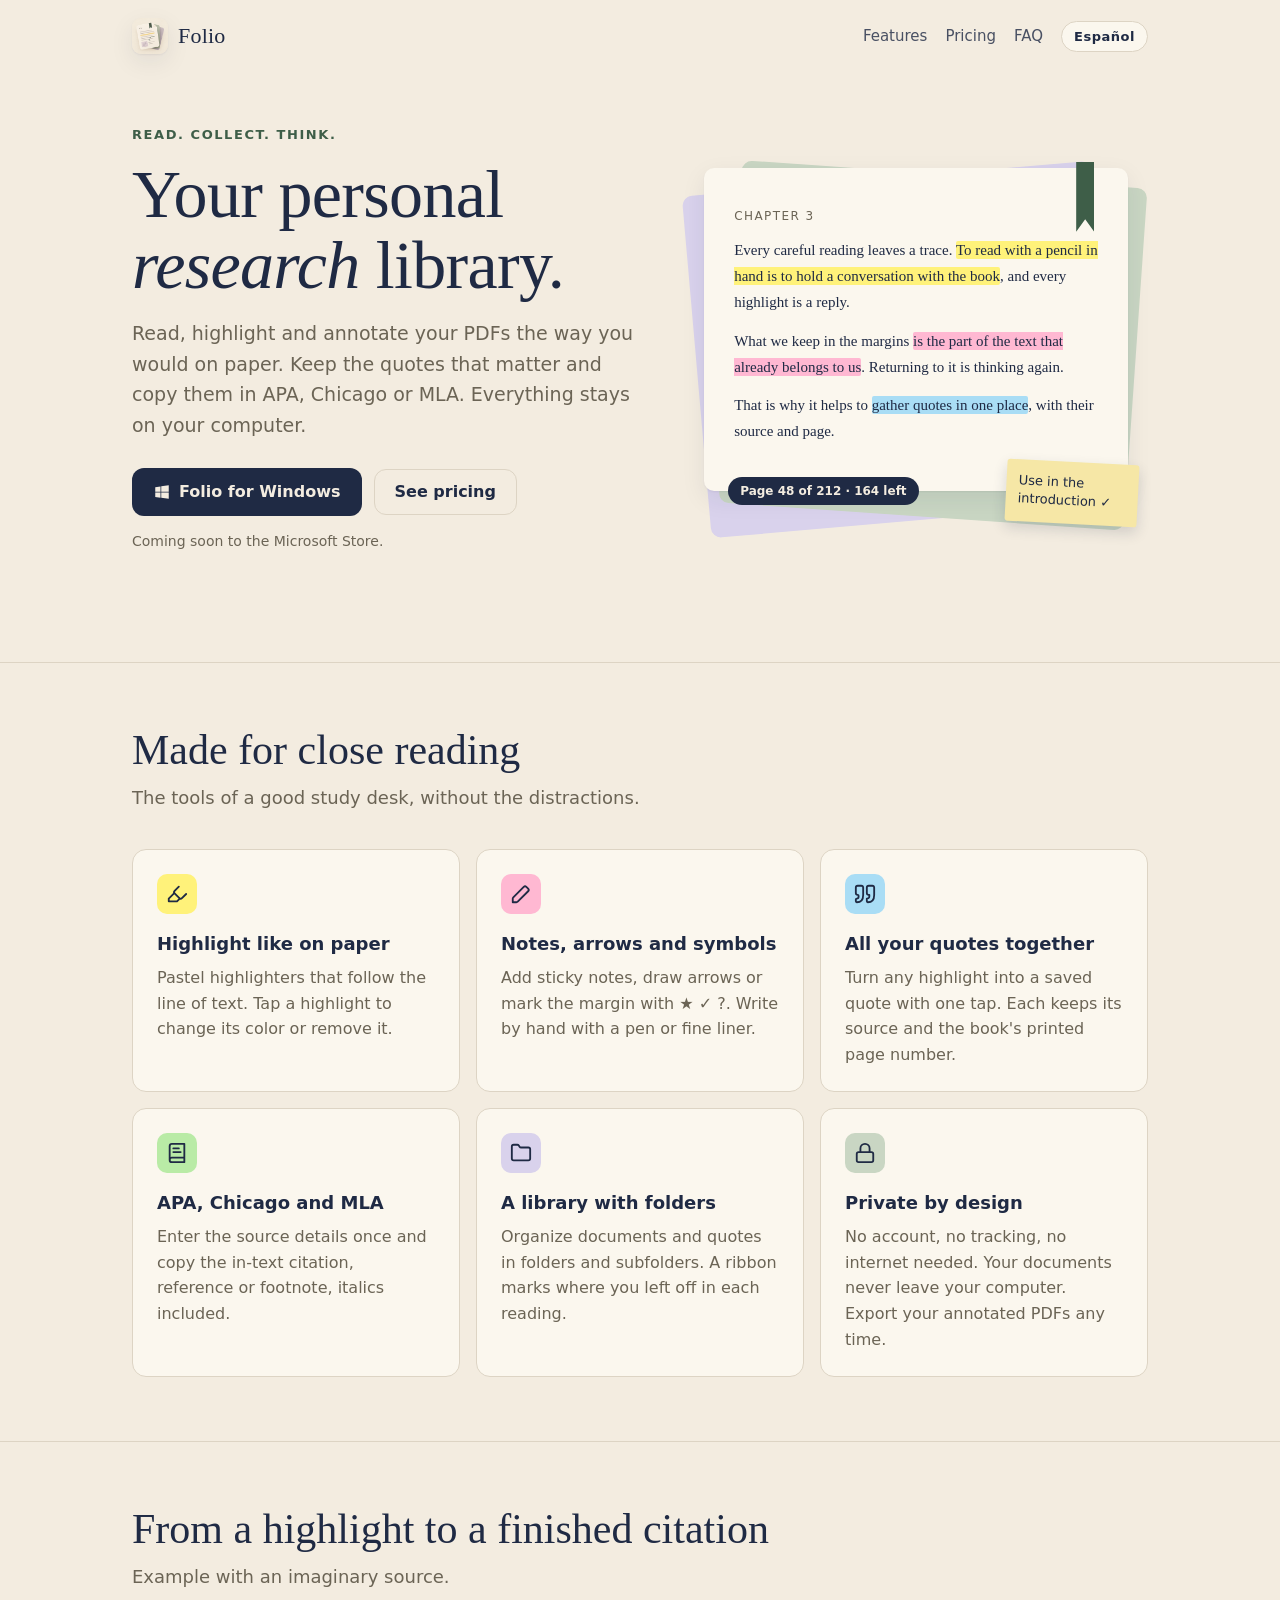
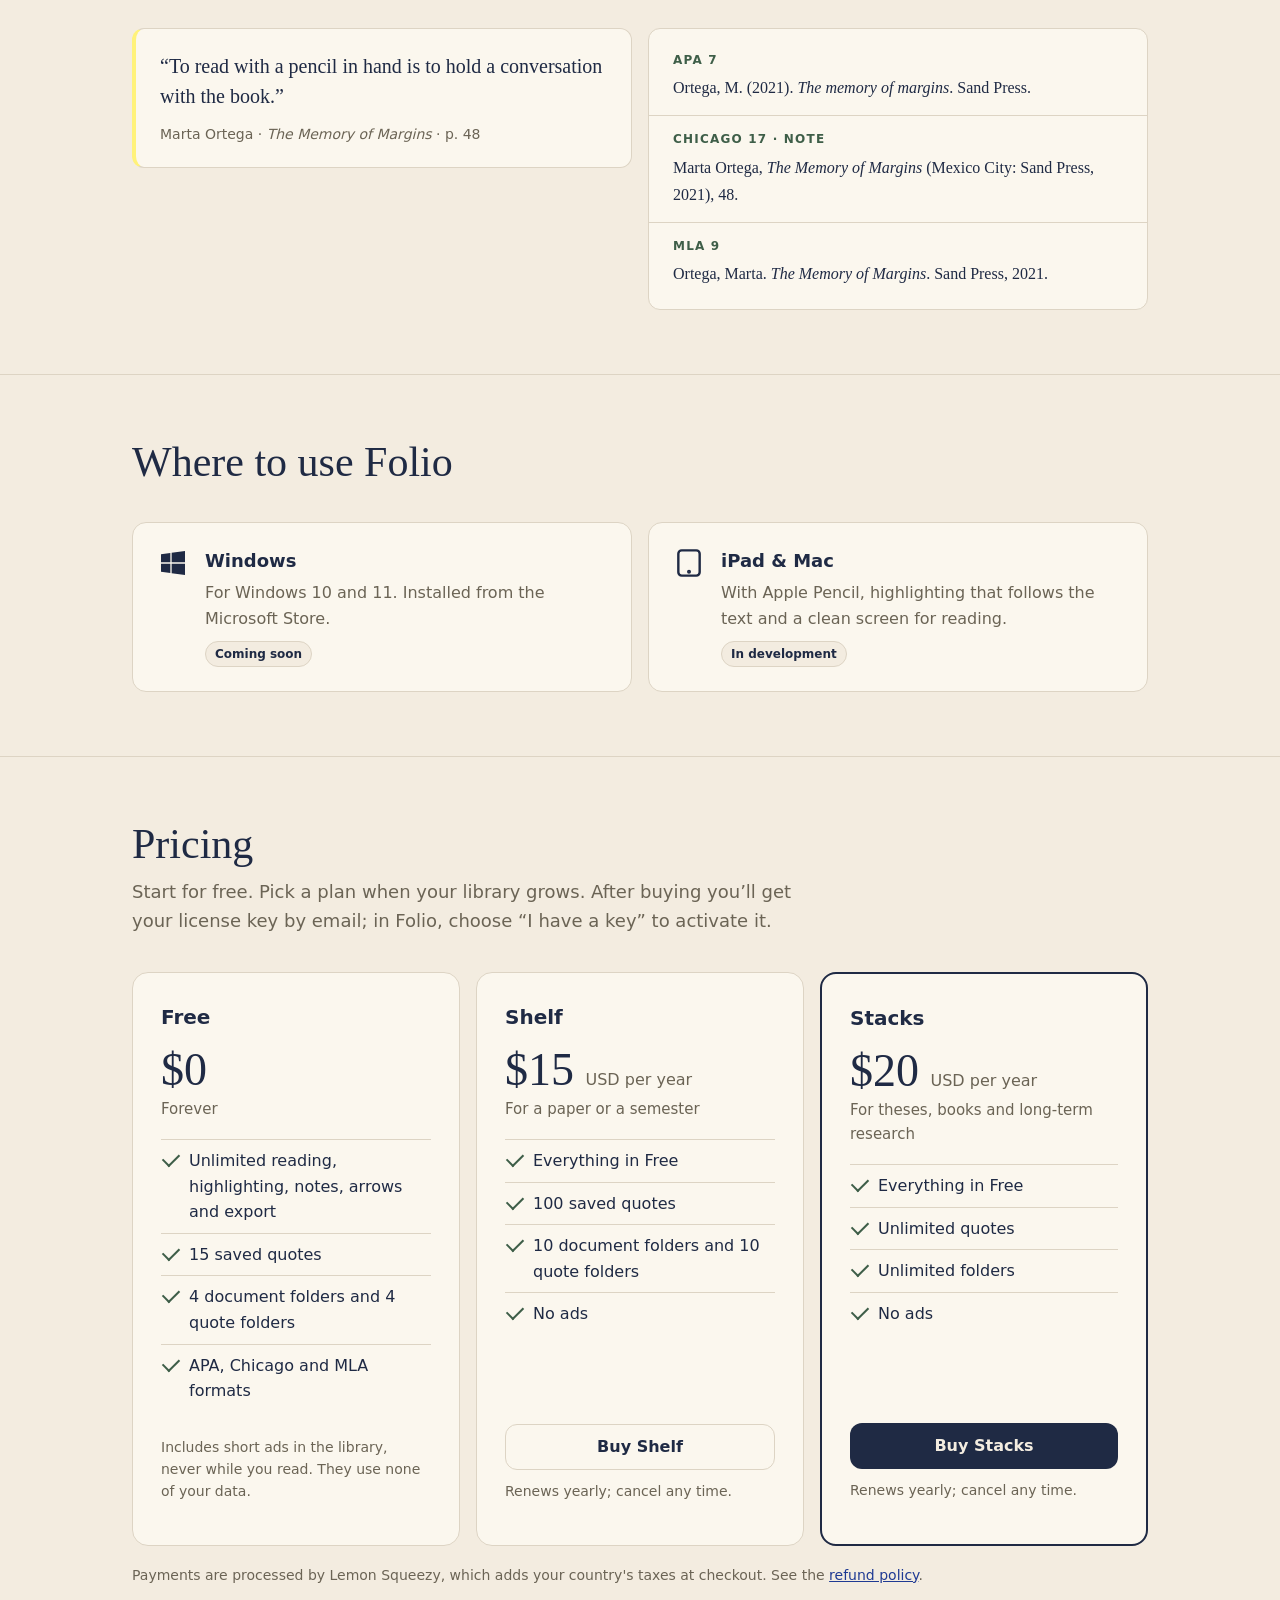
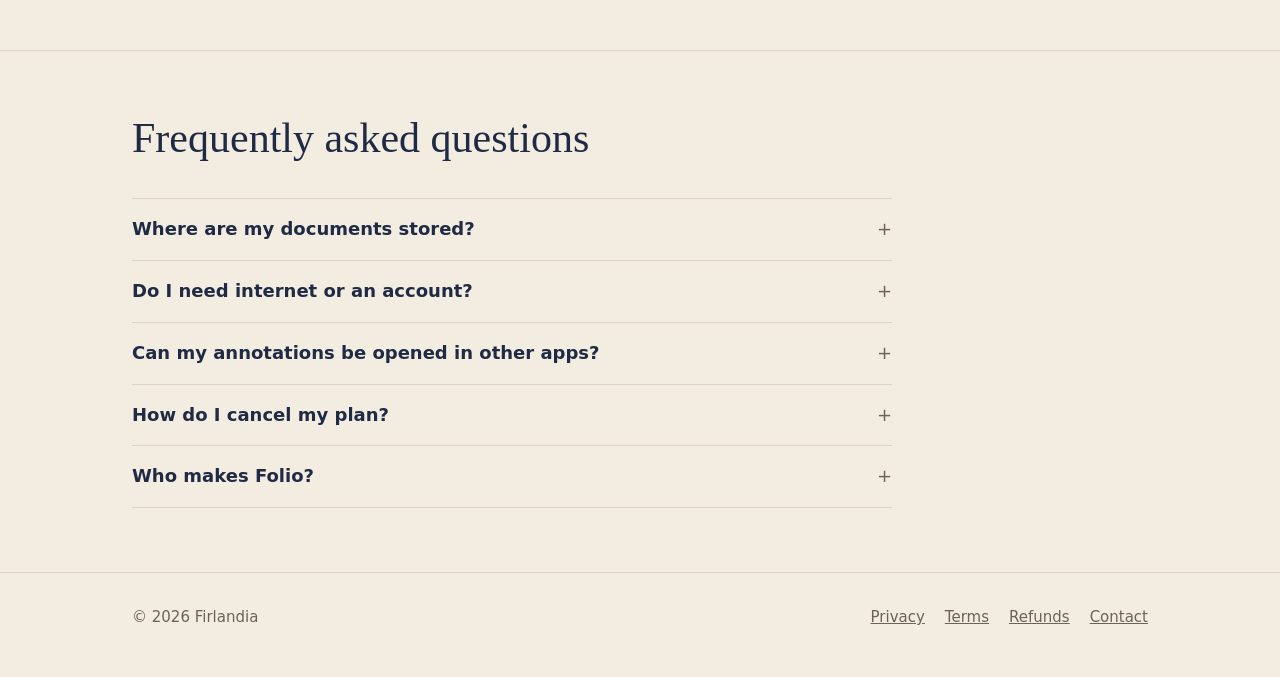
<file: index.html>
<!doctype html>
<html lang="es" data-lang="es"
      data-title-es="Folio · Tu biblioteca personal de investigación"
      data-title-en="Folio · Your personal research library">
<head>
  <meta charset="utf-8">
  <meta name="viewport" content="width=device-width, initial-scale=1">
  <title>Folio · Tu biblioteca personal de investigación</title>
  <meta name="description" content="Folio: lee, subraya y anota tus PDF, guarda citas y cítalas en APA, Chicago o MLA. Read. Collect. Think.">
  <meta name="theme-color" content="#F3ECE0" media="(prefers-color-scheme: light)">
  <meta name="theme-color" content="#171A22" media="(prefers-color-scheme: dark)">
  <meta property="og:title" content="Folio · Read. Collect. Think.">
  <meta property="og:description" content="Your personal research library. Tu biblioteca personal de investigación.">
  <meta property="og:image" content="https://firlandia.github.io/folio/assets/icon.png">
  <link rel="icon" type="image/png" href="assets/favicon.png">
  <link rel="apple-touch-icon" href="assets/apple-touch-icon.png">
  <link rel="stylesheet" href="assets/site.css">
  <script src="assets/site.js"></script>
</head>
<body>

<header class="wrap top">
  <a class="brand" href="./"><img src="assets/icon-256.png" alt="" width="36" height="36"><span>Folio</span></a>
  <nav>
    <span class="navlinks">
      <a href="#funciones"><span lang="es">Funciones</span><span lang="en">Features</span></a>
      <a href="#precios"><span lang="es">Precios</span><span lang="en">Pricing</span></a>
      <a href="#preguntas"><span lang="es">Preguntas</span><span lang="en">FAQ</span></a>
    </span>
    <button class="langbtn" type="button" data-switch-lang>
      <span lang="es" aria-label="Switch to English">English</span>
      <span lang="en" aria-label="Cambiar a español">Español</span>
    </button>
  </nav>
</header>

<main>
  <div class="wrap hero">
    <div>
      <p class="eyebrow">Read. Collect. Think.</p>
      <h1>
        <span lang="es">Tu biblioteca personal de <em>investigación</em>.</span>
        <span lang="en">Your personal <em>research</em> library.</span>
      </h1>
      <p class="lede">
        <span lang="es">Lee, subraya y anota tus PDF como en papel. Guarda las citas que importan y cópialas en APA, Chicago o MLA. Todo se queda en tu computadora.</span>
        <span lang="en">Read, highlight and annotate your PDFs the way you would on paper. Keep the quotes that matter and copy them in APA, Chicago or MLA. Everything stays on your computer.</span>
      </p>
      <div class="ctas">
        <a class="btn btn-primary" href="#plataformas">
          <svg width="18" height="18" viewBox="0 0 24 24" aria-hidden="true"><path fill="currentColor" d="M3 5.5 10 4.5v7H3zM11 4.4 21 3v8.5H11zM3 12.5h7v7L3 18.5zM11 12.5h10V21l-10-1.4z"/></svg>
          <span lang="es">Folio para Windows</span><span lang="en">Folio for Windows</span>
        </a>
        <a class="btn btn-ghost" href="#precios"><span lang="es">Ver precios</span><span lang="en">See pricing</span></a>
      </div>
      <p class="soon" style="margin-top:14px">
        <span lang="es">Muy pronto en Microsoft Store.</span>
        <span lang="en">Coming soon to the Microsoft Store.</span>
      </p>
    </div>

    <div class="sheet-stage" aria-hidden="true">
      <div class="sheet-back s1"></div>
      <div class="sheet-back s2"></div>
      <div class="sheet">
        <div class="ribbon"></div>
        <p class="h"><span lang="es">Capítulo 3</span><span lang="en">Chapter 3</span></p>
        <p lang="es">Toda lectura atenta deja huella. <mark class="mk-y">Leer con un lápiz en la mano es conversar con el libro</mark>, y cada subrayado es una respuesta.</p>
        <p lang="en">Every careful reading leaves a trace. <mark class="mk-y">To read with a pencil in hand is to hold a conversation with the book</mark>, and every highlight is a reply.</p>
        <p lang="es">Lo que guardamos en los márgenes <mark class="mk-p">es la parte del texto que ya nos pertenece</mark>. Volver a ella es volver a pensar.</p>
        <p lang="en">What we keep in the margins <mark class="mk-p">is the part of the text that already belongs to us</mark>. Returning to it is thinking again.</p>
        <p lang="es">Por eso conviene <mark class="mk-b">reunir las citas en un solo lugar</mark>, con su fuente y su página.</p>
        <p lang="en">That is why it helps to <mark class="mk-b">gather quotes in one place</mark>, with their source and page.</p>
        <div class="sticky"><span lang="es">Usar en la introducción ✓</span><span lang="en">Use in the introduction ✓</span></div>
        <div class="pagepill"><span lang="es">Página 48 de 212 · Faltan 164</span><span lang="en">Page 48 of 212 · 164 left</span></div>
      </div>
    </div>
  </div>

  <section id="funciones">
    <div class="wrap">
      <div class="sec-head">
        <h2><span lang="es">Hecha para leer con atención</span><span lang="en">Made for close reading</span></h2>
        <p><span lang="es">Las herramientas de un buen escritorio de estudio, sin distracciones.</span><span lang="en">The tools of a good study desk, without the distractions.</span></p>
      </div>
      <div class="features">
        <div class="feature">
          <div class="ic ic-y"><svg viewBox="0 0 24 24" fill="none" stroke="currentColor" stroke-width="2" stroke-linecap="round" stroke-linejoin="round"><path d="m9 11-6 6v3h9l3-3"/><path d="m22 12-4.6 4.6a2 2 0 0 1-2.8 0l-5.2-5.2a2 2 0 0 1 0-2.8L14 4"/></svg></div>
          <h3><span lang="es">Resalta como en papel</span><span lang="en">Highlight like on paper</span></h3>
          <p><span lang="es">Marcatextos en colores pastel que siguen el renglón. Toca un resaltado para cambiarle el color o quitarlo.</span><span lang="en">Pastel highlighters that follow the line of text. Tap a highlight to change its color or remove it.</span></p>
        </div>
        <div class="feature">
          <div class="ic ic-p"><svg viewBox="0 0 24 24" fill="none" stroke="currentColor" stroke-width="2" stroke-linecap="round" stroke-linejoin="round"><path d="M3 21v-4a2 2 0 0 1 .6-1.4L15 4.2a2 2 0 0 1 2.8 0l2 2a2 2 0 0 1 0 2.8L8.4 20.4A2 2 0 0 1 7 21z"/></svg></div>
          <h3><span lang="es">Notas, flechas y símbolos</span><span lang="en">Notes, arrows and symbols</span></h3>
          <p><span lang="es">Pega notas adhesivas, dibuja flechas o marca con ★ ✓ ? en el margen. Escribe a mano con pluma y plumín fino.</span><span lang="en">Add sticky notes, draw arrows or mark the margin with ★ ✓ ?. Write by hand with a pen or fine liner.</span></p>
        </div>
        <div class="feature">
          <div class="ic ic-b"><svg viewBox="0 0 24 24" fill="none" stroke="currentColor" stroke-width="2" stroke-linecap="round" stroke-linejoin="round"><path d="M3 21c3 0 7-1 7-8V5c0-1.25-.756-2.017-2-2H4c-1.25 0-2 .75-2 1.972V11c0 1.25.75 2 2 2 1 0 1 0 1 1v1c0 1-1 2-2 2s-1 .008-1 1.031V20c0 1 0 1 1 1z"/><path d="M15 21c3 0 7-1 7-8V5c0-1.25-.757-2.017-2-2h-4c-1.25 0-2 .75-2 1.972V11c0 1.25.75 2 2 2h.75c0 2.25.25 4-2.75 4v3c0 1 0 1 1 1z"/></svg></div>
          <h3><span lang="es">Tus citas, juntas</span><span lang="en">All your quotes together</span></h3>
          <p><span lang="es">Convierte cualquier resaltado en cita con un toque. Quedan guardadas con su fuente y la página impresa del libro.</span><span lang="en">Turn any highlight into a saved quote with one tap. Each keeps its source and the book's printed page number.</span></p>
        </div>
        <div class="feature">
          <div class="ic ic-g"><svg viewBox="0 0 24 24" fill="none" stroke="currentColor" stroke-width="2" stroke-linecap="round" stroke-linejoin="round"><path d="M4 19.5v-15A2.5 2.5 0 0 1 6.5 2H20v20H6.5a2.5 2.5 0 0 1 0-5H20"/><path d="M8 7h6M8 11h8"/></svg></div>
          <h3><span lang="es">APA, Chicago y MLA</span><span lang="en">APA, Chicago and MLA</span></h3>
          <p><span lang="es">Captura los datos de la fuente una vez y copia la cita en el texto, la referencia o la nota al pie, con cursivas incluidas.</span><span lang="en">Enter the source details once and copy the in-text citation, reference or footnote, italics included.</span></p>
        </div>
        <div class="feature">
          <div class="ic ic-l"><svg viewBox="0 0 24 24" fill="none" stroke="currentColor" stroke-width="2" stroke-linecap="round" stroke-linejoin="round"><path d="M20 20a2 2 0 0 0 2-2V8a2 2 0 0 0-2-2h-7.9a2 2 0 0 1-1.69-.9L9.6 3.9A2 2 0 0 0 7.93 3H4a2 2 0 0 0-2 2v13a2 2 0 0 0 2 2Z"/></svg></div>
          <h3><span lang="es">Biblioteca con carpetas</span><span lang="en">A library with folders</span></h3>
          <p><span lang="es">Organiza documentos y citas en carpetas y subcarpetas. Un listón marca dónde te quedaste en cada lectura.</span><span lang="en">Organize documents and quotes in folders and subfolders. A ribbon marks where you left off in each reading.</span></p>
        </div>
        <div class="feature">
          <div class="ic ic-s"><svg viewBox="0 0 24 24" fill="none" stroke="currentColor" stroke-width="2" stroke-linecap="round" stroke-linejoin="round"><rect width="18" height="11" x="3" y="11" rx="2"/><path d="M7 11V7a5 5 0 0 1 10 0v4"/></svg></div>
          <h3><span lang="es">Privada por diseño</span><span lang="en">Private by design</span></h3>
          <p><span lang="es">Sin cuenta, sin rastreo y sin internet. Tus documentos nunca salen de tu computadora. Exporta tus PDF anotados cuando quieras.</span><span lang="en">No account, no tracking, no internet needed. Your documents never leave your computer. Export your annotated PDFs any time.</span></p>
        </div>
      </div>
    </div>
  </section>

  <section id="citas">
    <div class="wrap">
      <div class="sec-head">
        <h2><span lang="es">De un subrayado a una cita lista</span><span lang="en">From a highlight to a finished citation</span></h2>
        <p><span lang="es">Ejemplo con una fuente imaginaria.</span><span lang="en">Example with an imaginary source.</span></p>
      </div>
      <div class="cite-demo">
        <div class="quote-card">
          <blockquote>
            <span lang="es">«Leer con un lápiz en la mano es conversar con el libro.»</span>
            <span lang="en">“To read with a pencil in hand is to hold a conversation with the book.”</span>
          </blockquote>
          <p class="src">Marta Ortega · <i lang="es">La memoria de los márgenes</i><i lang="en">The Memory of Margins</i> · p. 48</p>
        </div>
        <div class="formats" lang="es">
          <div class="fmt"><b>APA 7</b><span>Ortega, M. (2021). <i>La memoria de los márgenes</i>. Editorial Arena.</span></div>
          <div class="fmt"><b>Chicago 17 · nota</b><span>Marta Ortega, <i>La memoria de los márgenes</i> (Ciudad de México: Editorial Arena, 2021), 48.</span></div>
          <div class="fmt"><b>MLA 9</b><span>Ortega, Marta. <i>La memoria de los márgenes</i>. Editorial Arena, 2021.</span></div>
        </div>
        <div class="formats" lang="en">
          <div class="fmt"><b>APA 7</b><span>Ortega, M. (2021). <i>The memory of margins</i>. Sand Press.</span></div>
          <div class="fmt"><b>Chicago 17 · note</b><span>Marta Ortega, <i>The Memory of Margins</i> (Mexico City: Sand Press, 2021), 48.</span></div>
          <div class="fmt"><b>MLA 9</b><span>Ortega, Marta. <i>The Memory of Margins</i>. Sand Press, 2021.</span></div>
        </div>
      </div>
    </div>
  </section>

  <section id="plataformas">
    <div class="wrap">
      <div class="sec-head">
        <h2><span lang="es">Dónde usar Folio</span><span lang="en">Where to use Folio</span></h2>
      </div>
      <div class="platforms">
        <div class="platform">
          <svg viewBox="0 0 24 24" aria-hidden="true"><path fill="currentColor" d="M3 5.5 10 4.5v7H3zM11 4.4 21 3v8.5H11zM3 12.5h7v7L3 18.5zM11 12.5h10V21l-10-1.4z"/></svg>
          <div>
            <h3>Windows</h3>
            <p><span lang="es">Para Windows 10 y 11. Se instala desde la Microsoft Store.</span><span lang="en">For Windows 10 and 11. Installed from the Microsoft Store.</span></p>
            <span class="tag"><span lang="es">Muy pronto</span><span lang="en">Coming soon</span></span>
          </div>
        </div>
        <div class="platform">
          <svg viewBox="0 0 24 24" fill="none" stroke="currentColor" stroke-width="1.8" aria-hidden="true"><rect x="4" y="2.5" width="16" height="19" rx="2.5"/><circle cx="12" cy="18.5" r=".6" fill="currentColor"/></svg>
          <div>
            <h3>iPad &amp; Mac</h3>
            <p><span lang="es">Con Apple Pencil, resaltado que sigue el texto y pantalla limpia para leer.</span><span lang="en">With Apple Pencil, highlighting that follows the text and a clean screen for reading.</span></p>
            <span class="tag"><span lang="es">En desarrollo</span><span lang="en">In development</span></span>
          </div>
        </div>
      </div>
    </div>
  </section>

  <section id="precios">
    <div class="wrap">
      <div class="sec-head">
        <h2><span lang="es">Precios</span><span lang="en">Pricing</span></h2>
        <p><span lang="es">Empieza gratis. Elige un plan cuando tu biblioteca crezca. Al comprar recibirás tu clave de licencia por correo; en Folio, elige «Ya tengo una clave» para activarla.</span><span lang="en">Start for free. Pick a plan when your library grows. After buying you’ll get your license key by email; in Folio, choose “I have a key” to activate it.</span></p>
      </div>
      <div class="plans">
        <div class="plan">
          <h3><span lang="es">Gratis</span><span lang="en">Free</span></h3>
          <div class="price">$0</div>
          <p class="sub"><span lang="es">Para siempre</span><span lang="en">Forever</span></p>
          <ul>
            <li><span lang="es">Lectura, resaltado, notas, flechas y exportación sin límite</span><span lang="en">Unlimited reading, highlighting, notes, arrows and export</span></li>
            <li><span lang="es">15 citas guardadas</span><span lang="en">15 saved quotes</span></li>
            <li><span lang="es">4 carpetas de documentos y 4 de citas</span><span lang="en">4 document folders and 4 quote folders</span></li>
            <li><span lang="es">Formatos APA, Chicago y MLA</span><span lang="en">APA, Chicago and MLA formats</span></li>
          </ul>
          <p class="fine"><span lang="es">Incluye anuncios breves en la biblioteca, nunca mientras lees. No usan tus datos.</span><span lang="en">Includes short ads in the library, never while you read. They use none of your data.</span></p>
        </div>
        <div class="plan">
          <h3>Shelf</h3>
          <div class="price">$15 <small><span lang="es">USD al año</span><span lang="en">USD per year</span></small></div>
          <p class="sub"><span lang="es">Para un trabajo o un semestre</span><span lang="en">For a paper or a semester</span></p>
          <ul>
            <li><span lang="es">Todo lo del plan gratuito</span><span lang="en">Everything in Free</span></li>
            <li><span lang="es">100 citas guardadas</span><span lang="en">100 saved quotes</span></li>
            <li><span lang="es">10 carpetas de documentos y 10 de citas</span><span lang="en">10 document folders and 10 quote folders</span></li>
            <li><span lang="es">Sin anuncios</span><span lang="en">No ads</span></li>
          </ul>
          <a class="btn btn-ghost plan-buy" href="https://firlandia.lemonsqueezy.com/checkout/buy/8dea7e8f-9e76-4dab-9e2f-8b6dd8e65bee?enabled=2306051" target="_blank" rel="noopener"><span lang="es">Comprar Shelf</span><span lang="en">Buy Shelf</span></a>
          <p class="fine"><span lang="es">Se renueva cada año; cancela cuando quieras.</span><span lang="en">Renews yearly; cancel any time.</span></p>
        </div>
        <div class="plan premium">
          <h3>Stacks</h3>
          <div class="price">$20 <small><span lang="es">USD al año</span><span lang="en">USD per year</span></small></div>
          <p class="sub"><span lang="es">Para tesis, libros e investigación larga</span><span lang="en">For theses, books and long-term research</span></p>
          <ul>
            <li><span lang="es">Todo lo del plan gratuito</span><span lang="en">Everything in Free</span></li>
            <li><span lang="es">Citas ilimitadas</span><span lang="en">Unlimited quotes</span></li>
            <li><span lang="es">Carpetas ilimitadas</span><span lang="en">Unlimited folders</span></li>
            <li><span lang="es">Sin anuncios</span><span lang="en">No ads</span></li>
          </ul>
          <a class="btn btn-primary plan-buy" href="https://firlandia.lemonsqueezy.com/checkout/buy/ea5ca9f4-a647-470c-8ca3-ec60b3593596?enabled=2306052" target="_blank" rel="noopener"><span lang="es">Comprar Stacks</span><span lang="en">Buy Stacks</span></a>
          <p class="fine"><span lang="es">Se renueva cada año; cancela cuando quieras.</span><span lang="en">Renews yearly; cancel any time.</span></p>
        </div>
      </div>
      <p class="price-note">
        <span lang="es">Los pagos los procesa Lemon Squeezy, que agrega los impuestos de tu país al momento de pagar. Consulta la <a href="reembolsos/">política de reembolsos</a>.</span>
        <span lang="en">Payments are processed by Lemon Squeezy, which adds your country's taxes at checkout. See the <a href="reembolsos/">refund policy</a>.</span>
      </p>
    </div>
  </section>

  <section id="preguntas">
    <div class="wrap">
      <div class="sec-head">
        <h2><span lang="es">Preguntas frecuentes</span><span lang="en">Frequently asked questions</span></h2>
      </div>
      <div class="faq">
        <details>
          <summary><span lang="es">¿Dónde se guardan mis documentos?</span><span lang="en">Where are my documents stored?</span></summary>
          <p><span lang="es">Sólo en tu computadora. Folio no tiene servidores que reciban tus PDF, tus anotaciones ni tus citas.</span><span lang="en">Only on your computer. Folio has no servers that receive your PDFs, annotations or quotes.</span></p>
        </details>
        <details>
          <summary><span lang="es">¿Necesito internet o una cuenta?</span><span lang="en">Do I need internet or an account?</span></summary>
          <p><span lang="es">No. Folio funciona sin conexión y sin cuenta. Sólo se conecta si activas Shelf o Stacks, para comprobar tu licencia.</span><span lang="en">No. Folio works offline and without an account. It only connects if you activate Shelf or Stacks, to check your license.</span></p>
        </details>
        <details>
          <summary><span lang="es">¿Mis anotaciones se pueden abrir en otras apps?</span><span lang="en">Can my annotations be opened in other apps?</span></summary>
          <p><span lang="es">Sí. Al exportar, los resaltados y las notas se guardan como anotaciones PDF estándar, que puedes ver en Acrobat, Vista previa o el navegador.</span><span lang="en">Yes. When you export, highlights and notes are saved as standard PDF annotations that you can view in Acrobat, Preview or your browser.</span></p>
        </details>
        <details>
          <summary><span lang="es">¿Cómo cancelo mi plan?</span><span lang="en">How do I cancel my plan?</span></summary>
          <p><span lang="es">Desde el enlace de tu recibo de compra, o escribiéndome. Conservas tu plan hasta el final del año que pagaste.</span><span lang="en">From the link in your purchase receipt, or by writing to me. You keep your plan until the end of the year you paid for.</span></p>
        </details>
        <details>
          <summary><span lang="es">¿Quién hace Folio?</span><span lang="en">Who makes Folio?</span></summary>
          <p><span lang="es">Folio es un proyecto independiente de Firlandia, hecho en México.</span><span lang="en">Folio is an independent project by Firlandia, made in Mexico.</span></p>
        </details>
      </div>
    </div>
  </section>
</main>

<footer>
  <div class="wrap foot">
    <span>© <span data-year>2026</span> Firlandia</span>
    <nav>
      <a href="privacidad/"><span lang="es">Privacidad</span><span lang="en">Privacy</span></a>
      <a href="terminos/"><span lang="es">Términos</span><span lang="en">Terms</span></a>
      <a href="reembolsos/"><span lang="es">Reembolsos</span><span lang="en">Refunds</span></a>
      <a href="mailto:hola.firlandia@outlook.com"><span lang="es">Contacto</span><span lang="en">Contact</span></a>
    </nav>
  </div>
</footer>
</body>
</html>
</file>
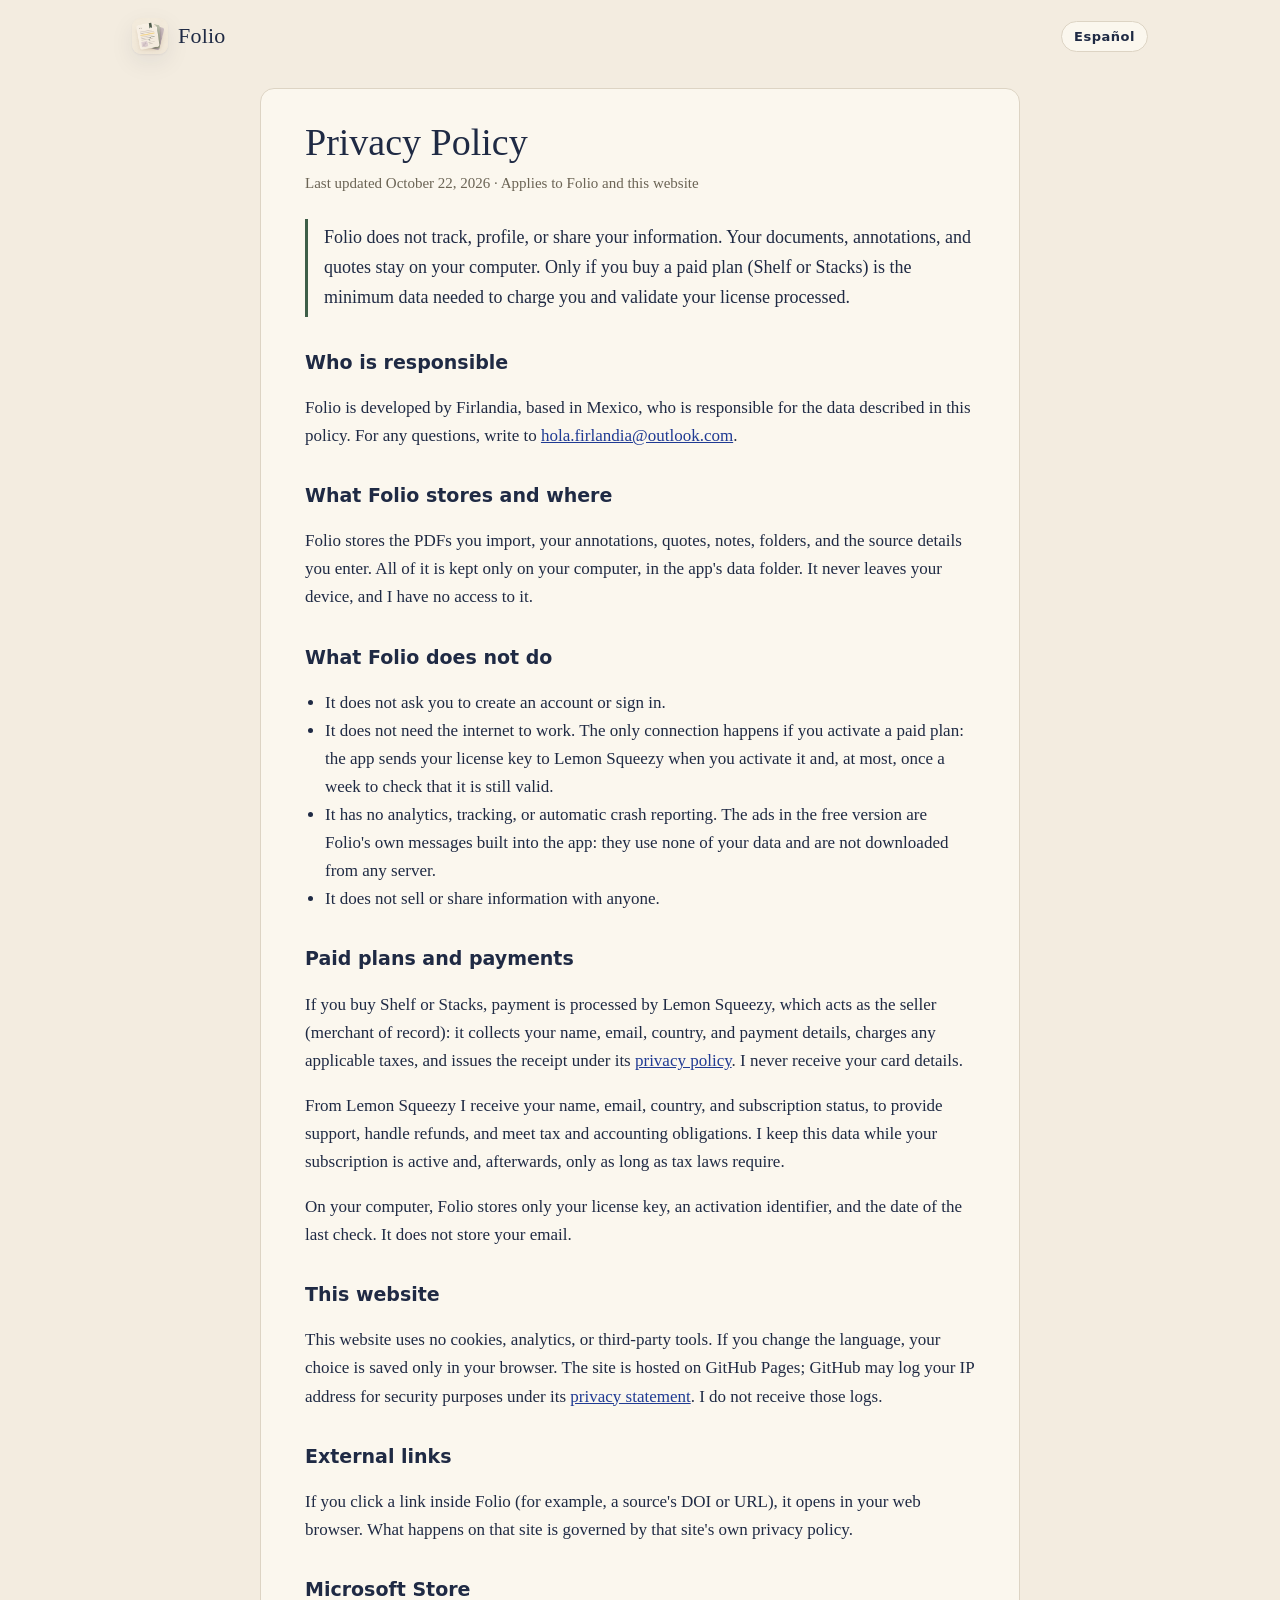
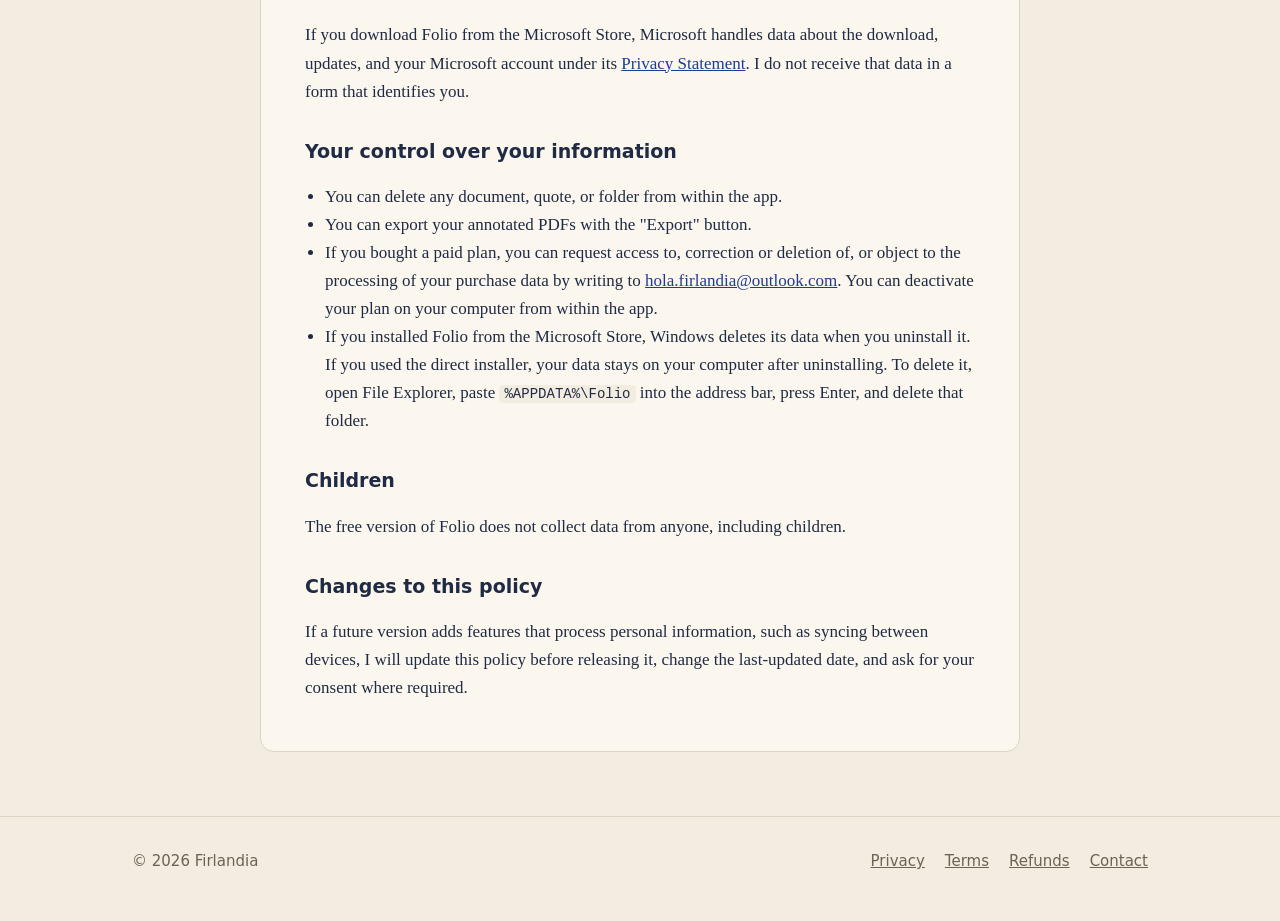
<file: privacidad/index.html>
<!doctype html>
<html lang="es" data-lang="es"
      data-title-es="Folio · Aviso de privacidad"
      data-title-en="Folio · Privacy Policy">
<head>
  <meta charset="utf-8">
  <meta name="viewport" content="width=device-width, initial-scale=1">
  <title>Folio · Aviso de privacidad</title>
  <link rel="icon" type="image/png" href="../assets/favicon.png">
  <link rel="apple-touch-icon" href="../assets/apple-touch-icon.png">
  <link rel="stylesheet" href="../assets/site.css">
  <script src="../assets/site.js"></script>
</head>
<body>
<header class="wrap top">
  <a class="brand" href="../"><img src="../assets/icon-256.png" alt="" width="36" height="36"><span>Folio</span></a>
  <nav>
    <button class="langbtn" type="button" data-switch-lang>
      <span lang="es" aria-label="Switch to English">English</span>
      <span lang="en" aria-label="Cambiar a español">Español</span>
    </button>
  </nav>
</header>

<main class="wrap">
  <div class="legal">

  <article class="card" lang="es">
    <h1>Aviso de privacidad</h1>
    <p class="meta">Última actualización: 22 de octubre de 2026 · Aplica a Folio y a este sitio web</p>

    <p class="summary">Folio no rastrea, no perfila y no comparte tu información. Tus documentos, anotaciones y citas se quedan en tu computadora. Sólo si compras un plan de pago (Shelf o Stacks) se tratan los datos indispensables para cobrar y validar tu licencia.</p>

    <h2>Quién es responsable</h2>
    <p>Folio es desarrollada por Firlandia, con domicilio en México, responsable del tratamiento de los datos descritos en este aviso. Para cualquier duda, escribe a <a href="mailto:hola.firlandia@outlook.com">hola.firlandia@outlook.com</a>.</p>

    <h2>Qué guarda Folio y dónde</h2>
    <p>Folio guarda los PDF que importas, tus anotaciones, citas, notas, carpetas y los datos de las fuentes que capturas. Todo se almacena únicamente en tu computadora, en la carpeta de datos de la app. Esa información nunca sale de tu equipo y yo no tengo acceso a ella.</p>

    <h2>Lo que Folio no hace</h2>
    <ul>
      <li>No pide crear una cuenta ni iniciar sesión.</li>
      <li>No necesita internet para funcionar. La única conexión ocurre si activas un plan de pago: la app envía tu clave de licencia a Lemon Squeezy al activarla y, como máximo, una vez por semana para comprobar que siga vigente.</li>
      <li>No incluye analítica, rastreo ni reportes automáticos de errores. Los anuncios de la versión gratuita son mensajes propios de Folio incluidos en la app: no usan tus datos ni se descargan de ningún servidor.</li>
      <li>No vende ni comparte información con nadie.</li>
    </ul>

    <h2>Planes de pago y cobros</h2>
    <p>Si compras Shelf o Stacks, el pago lo procesa Lemon Squeezy, que actúa como vendedor (<i>merchant of record</i>): recaba tu nombre, correo, país y datos de pago, cobra los impuestos que correspondan y emite el comprobante conforme a su <a href="https://www.lemonsqueezy.com/privacy">aviso de privacidad</a>. Yo no recibo los datos de tu tarjeta.</p>
    <p>De Lemon Squeezy recibo tu nombre, correo, país y el estado de tu suscripción, con la finalidad de darte soporte, atender reembolsos y cumplir obligaciones fiscales y contables. Conservo esos datos mientras tu suscripción esté vigente y, después, sólo el tiempo que exijan las leyes fiscales.</p>
    <p>En tu computadora, Folio guarda únicamente tu clave de licencia, un identificador de la activación y la fecha de la última verificación. No guarda tu correo.</p>

    <h2>Este sitio web</h2>
    <p>Este sitio no usa cookies, analítica ni herramientas de terceros. Si cambias el idioma, tu elección se guarda sólo en tu navegador. El sitio está alojado en GitHub Pages; GitHub puede registrar tu dirección IP por motivos de seguridad, conforme a su <a href="https://docs.github.com/site-policy/privacy-policies/github-general-privacy-statement">declaración de privacidad</a>. Yo no recibo esos registros.</p>

    <h2>Enlaces externos</h2>
    <p>Si haces clic en un enlace dentro de Folio (por ejemplo, el DOI o la URL de una fuente), se abre en tu navegador. Lo que ocurra en ese sitio se rige por su propio aviso de privacidad.</p>

    <h2>Microsoft Store</h2>
    <p>Si descargas Folio desde la Microsoft Store, Microsoft trata los datos de la descarga, las actualizaciones y tu cuenta Microsoft conforme a su <a href="https://privacy.microsoft.com/privacystatement">Declaración de privacidad</a>. Yo no recibo esos datos de forma que te identifiquen.</p>

    <h2>Tu control sobre tu información</h2>
    <ul>
      <li>Puedes borrar cualquier documento, cita o carpeta desde la app.</li>
      <li>Puedes exportar tus PDF anotados con el botón «Exportar».</li>
      <li>Si compraste un plan de pago, puedes ejercer tus derechos de acceso, rectificación, cancelación u oposición sobre tus datos de compra escribiendo a <a href="mailto:hola.firlandia@outlook.com">hola.firlandia@outlook.com</a>. Puedes desactivar tu plan en tu computadora desde la app.</li>
      <li>Si instalaste Folio desde la Microsoft Store, Windows borra sus datos al desinstalarla. Si usaste el instalador directo, tus datos se quedan en tu computadora después de desinstalarla. Para borrarlos, abre el Explorador de archivos, pega <code>%APPDATA%\Folio</code> en la barra de direcciones, presiona Enter y borra esa carpeta.</li>
    </ul>

    <h2>Menores de edad</h2>
    <p>La versión gratuita de Folio no recaba datos de ninguna persona, incluidas niñas, niños y adolescentes.</p>

    <h2>Cambios a este aviso</h2>
    <p>Si una versión futura agrega funciones que traten datos personales, como la sincronización entre dispositivos, actualizaré este aviso antes de lanzarla, cambiaré la fecha de actualización y pediré tu consentimiento cuando corresponda.</p>
  </article>

  <article class="card" lang="en">
    <h1>Privacy Policy</h1>
    <p class="meta">Last updated October 22, 2026 · Applies to Folio and this website</p>

    <p class="summary">Folio does not track, profile, or share your information. Your documents, annotations, and quotes stay on your computer. Only if you buy a paid plan (Shelf or Stacks) is the minimum data needed to charge you and validate your license processed.</p>

    <h2>Who is responsible</h2>
    <p>Folio is developed by Firlandia, based in Mexico, who is responsible for the data described in this policy. For any questions, write to <a href="mailto:hola.firlandia@outlook.com">hola.firlandia@outlook.com</a>.</p>

    <h2>What Folio stores and where</h2>
    <p>Folio stores the PDFs you import, your annotations, quotes, notes, folders, and the source details you enter. All of it is kept only on your computer, in the app's data folder. It never leaves your device, and I have no access to it.</p>

    <h2>What Folio does not do</h2>
    <ul>
      <li>It does not ask you to create an account or sign in.</li>
      <li>It does not need the internet to work. The only connection happens if you activate a paid plan: the app sends your license key to Lemon Squeezy when you activate it and, at most, once a week to check that it is still valid.</li>
      <li>It has no analytics, tracking, or automatic crash reporting. The ads in the free version are Folio's own messages built into the app: they use none of your data and are not downloaded from any server.</li>
      <li>It does not sell or share information with anyone.</li>
    </ul>

    <h2>Paid plans and payments</h2>
    <p>If you buy Shelf or Stacks, payment is processed by Lemon Squeezy, which acts as the seller (merchant of record): it collects your name, email, country, and payment details, charges any applicable taxes, and issues the receipt under its <a href="https://www.lemonsqueezy.com/privacy">privacy policy</a>. I never receive your card details.</p>
    <p>From Lemon Squeezy I receive your name, email, country, and subscription status, to provide support, handle refunds, and meet tax and accounting obligations. I keep this data while your subscription is active and, afterwards, only as long as tax laws require.</p>
    <p>On your computer, Folio stores only your license key, an activation identifier, and the date of the last check. It does not store your email.</p>

    <h2>This website</h2>
    <p>This website uses no cookies, analytics, or third-party tools. If you change the language, your choice is saved only in your browser. The site is hosted on GitHub Pages; GitHub may log your IP address for security purposes under its <a href="https://docs.github.com/site-policy/privacy-policies/github-general-privacy-statement">privacy statement</a>. I do not receive those logs.</p>

    <h2>External links</h2>
    <p>If you click a link inside Folio (for example, a source's DOI or URL), it opens in your web browser. What happens on that site is governed by that site's own privacy policy.</p>

    <h2>Microsoft Store</h2>
    <p>If you download Folio from the Microsoft Store, Microsoft handles data about the download, updates, and your Microsoft account under its <a href="https://privacy.microsoft.com/privacystatement">Privacy Statement</a>. I do not receive that data in a form that identifies you.</p>

    <h2>Your control over your information</h2>
    <ul>
      <li>You can delete any document, quote, or folder from within the app.</li>
      <li>You can export your annotated PDFs with the "Export" button.</li>
      <li>If you bought a paid plan, you can request access to, correction or deletion of, or object to the processing of your purchase data by writing to <a href="mailto:hola.firlandia@outlook.com">hola.firlandia@outlook.com</a>. You can deactivate your plan on your computer from within the app.</li>
      <li>If you installed Folio from the Microsoft Store, Windows deletes its data when you uninstall it. If you used the direct installer, your data stays on your computer after uninstalling. To delete it, open File Explorer, paste <code>%APPDATA%\Folio</code> into the address bar, press Enter, and delete that folder.</li>
    </ul>

    <h2>Children</h2>
    <p>The free version of Folio does not collect data from anyone, including children.</p>

    <h2>Changes to this policy</h2>
    <p>If a future version adds features that process personal information, such as syncing between devices, I will update this policy before releasing it, change the last-updated date, and ask for your consent where required.</p>
  </article>

  </div>
</main>

<footer>
  <div class="wrap foot">
    <span>© <span data-year>2026</span> Firlandia</span>
    <nav>
      <a href="../privacidad/"><span lang="es">Privacidad</span><span lang="en">Privacy</span></a>
      <a href="../terminos/"><span lang="es">Términos</span><span lang="en">Terms</span></a>
      <a href="../reembolsos/"><span lang="es">Reembolsos</span><span lang="en">Refunds</span></a>
      <a href="mailto:hola.firlandia@outlook.com"><span lang="es">Contacto</span><span lang="en">Contact</span></a>
    </nav>
  </div>
</footer>
</body>
</html>
</file>
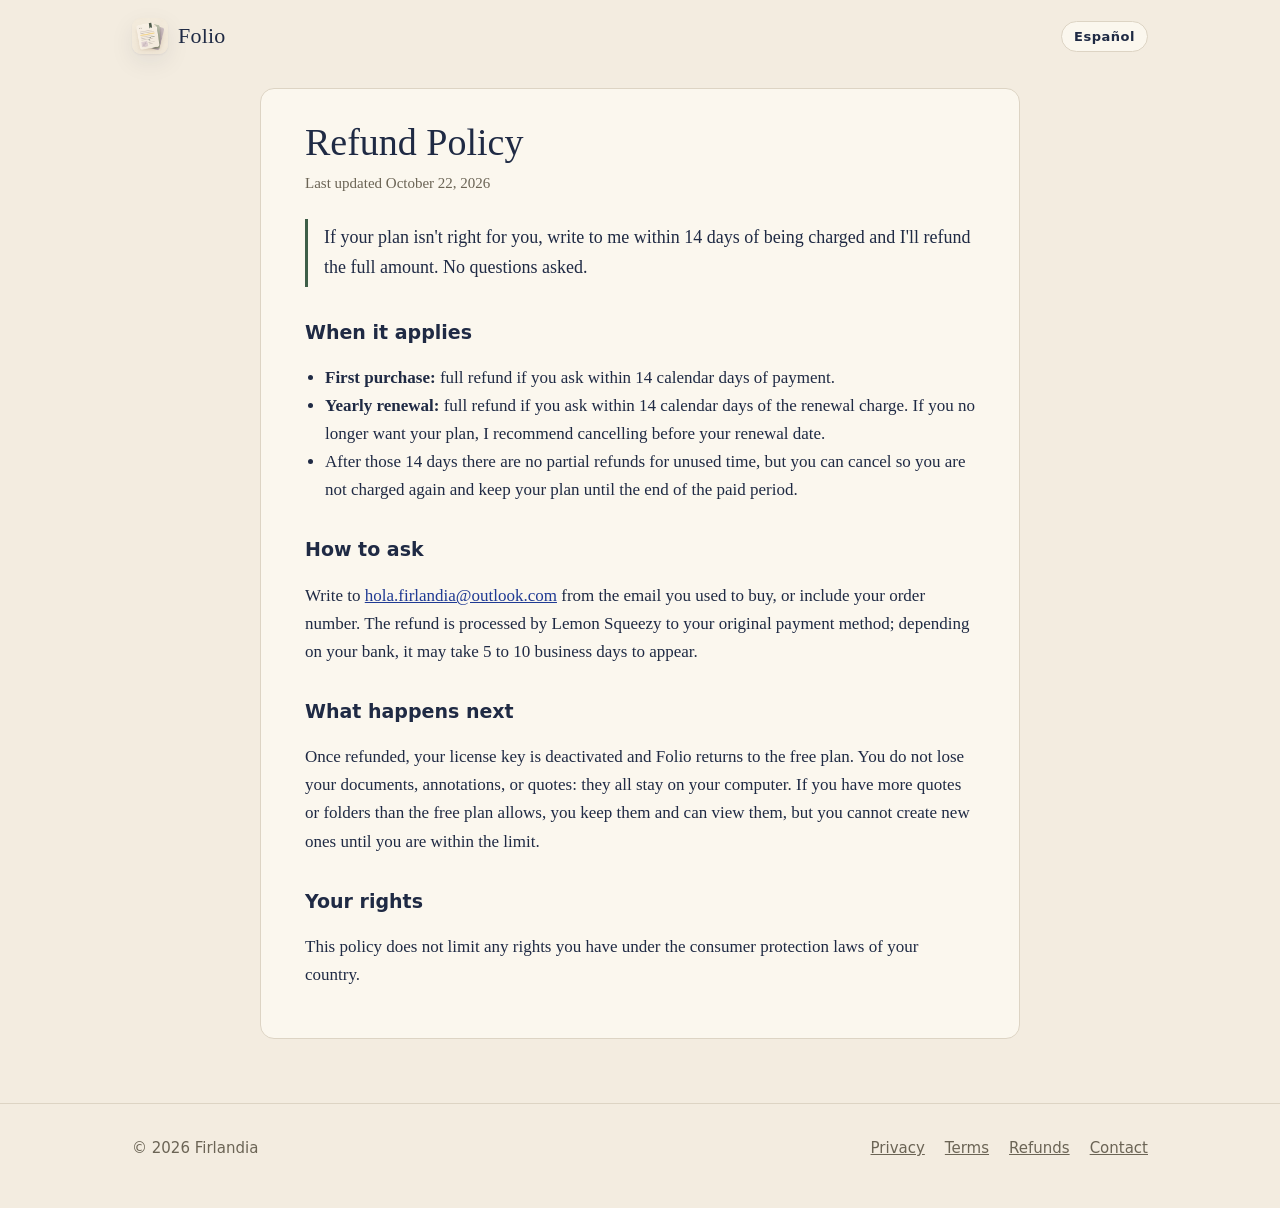
<file: reembolsos/index.html>
<!doctype html>
<html lang="es" data-lang="es"
      data-title-es="Folio · Política de reembolsos"
      data-title-en="Folio · Refund Policy">
<head>
  <meta charset="utf-8">
  <meta name="viewport" content="width=device-width, initial-scale=1">
  <title>Folio · Política de reembolsos</title>
  <link rel="icon" type="image/png" href="../assets/favicon.png">
  <link rel="apple-touch-icon" href="../assets/apple-touch-icon.png">
  <link rel="stylesheet" href="../assets/site.css">
  <script src="../assets/site.js"></script>
</head>
<body>
<header class="wrap top">
  <a class="brand" href="../"><img src="../assets/icon-256.png" alt="" width="36" height="36"><span>Folio</span></a>
  <nav>
    <button class="langbtn" type="button" data-switch-lang>
      <span lang="es" aria-label="Switch to English">English</span>
      <span lang="en" aria-label="Cambiar a español">Español</span>
    </button>
  </nav>
</header>

<main class="wrap">
  <div class="legal">

  <article class="card" lang="es">
    <h1>Política de reembolsos</h1>
    <p class="meta">Última actualización: 22 de octubre de 2026</p>

    <p class="summary">Si tu plan no te convence, escríbeme dentro de los 14 días posteriores al cobro y te devuelvo el total. Sin preguntas.</p>

    <h2>Cuándo aplica</h2>
    <ul>
      <li><b>Primera compra:</b> reembolso completo si lo pides dentro de los 14 días naturales posteriores al pago.</li>
      <li><b>Renovación anual:</b> reembolso completo si lo pides dentro de los 14 días naturales posteriores al cobro de la renovación. Te recomiendo cancelar antes de la fecha de renovación si ya no quieres tu plan.</li>
      <li>Después de esos 14 días no hay reembolsos parciales por el tiempo no usado, pero puedes cancelar para que no se vuelva a cobrar y conservar tu plan hasta el final del periodo pagado.</li>
    </ul>

    <h2>Cómo pedirlo</h2>
    <p>Escribe a <a href="mailto:hola.firlandia@outlook.com">hola.firlandia@outlook.com</a> con el correo que usaste para comprar o tu número de pedido. El reembolso lo procesa Lemon Squeezy al mismo método de pago; según tu banco, puede tardar de 5 a 10 días hábiles en verse reflejado.</p>

    <h2>Qué pasa después</h2>
    <p>Al reembolsarse, tu clave de licencia se desactiva y Folio vuelve al plan gratuito. No pierdes tus documentos, anotaciones ni citas: todas siguen en tu computadora. Si tenías más citas o carpetas de las que permite el plan gratuito, las conservas y puedes verlas, pero no podrás crear nuevas hasta quedar dentro del límite.</p>

    <h2>Tus derechos</h2>
    <p>Esta política no limita los derechos que te den las leyes de protección al consumidor de tu país.</p>
  </article>

  <article class="card" lang="en">
    <h1>Refund Policy</h1>
    <p class="meta">Last updated October 22, 2026</p>

    <p class="summary">If your plan isn't right for you, write to me within 14 days of being charged and I'll refund the full amount. No questions asked.</p>

    <h2>When it applies</h2>
    <ul>
      <li><b>First purchase:</b> full refund if you ask within 14 calendar days of payment.</li>
      <li><b>Yearly renewal:</b> full refund if you ask within 14 calendar days of the renewal charge. If you no longer want your plan, I recommend cancelling before your renewal date.</li>
      <li>After those 14 days there are no partial refunds for unused time, but you can cancel so you are not charged again and keep your plan until the end of the paid period.</li>
    </ul>

    <h2>How to ask</h2>
    <p>Write to <a href="mailto:hola.firlandia@outlook.com">hola.firlandia@outlook.com</a> from the email you used to buy, or include your order number. The refund is processed by Lemon Squeezy to your original payment method; depending on your bank, it may take 5 to 10 business days to appear.</p>

    <h2>What happens next</h2>
    <p>Once refunded, your license key is deactivated and Folio returns to the free plan. You do not lose your documents, annotations, or quotes: they all stay on your computer. If you have more quotes or folders than the free plan allows, you keep them and can view them, but you cannot create new ones until you are within the limit.</p>

    <h2>Your rights</h2>
    <p>This policy does not limit any rights you have under the consumer protection laws of your country.</p>
  </article>

  </div>
</main>

<footer>
  <div class="wrap foot">
    <span>© <span data-year>2026</span> Firlandia</span>
    <nav>
      <a href="../privacidad/"><span lang="es">Privacidad</span><span lang="en">Privacy</span></a>
      <a href="../terminos/"><span lang="es">Términos</span><span lang="en">Terms</span></a>
      <a href="../reembolsos/"><span lang="es">Reembolsos</span><span lang="en">Refunds</span></a>
      <a href="mailto:hola.firlandia@outlook.com"><span lang="es">Contacto</span><span lang="en">Contact</span></a>
    </nav>
  </div>
</footer>
</body>
</html>
</file>
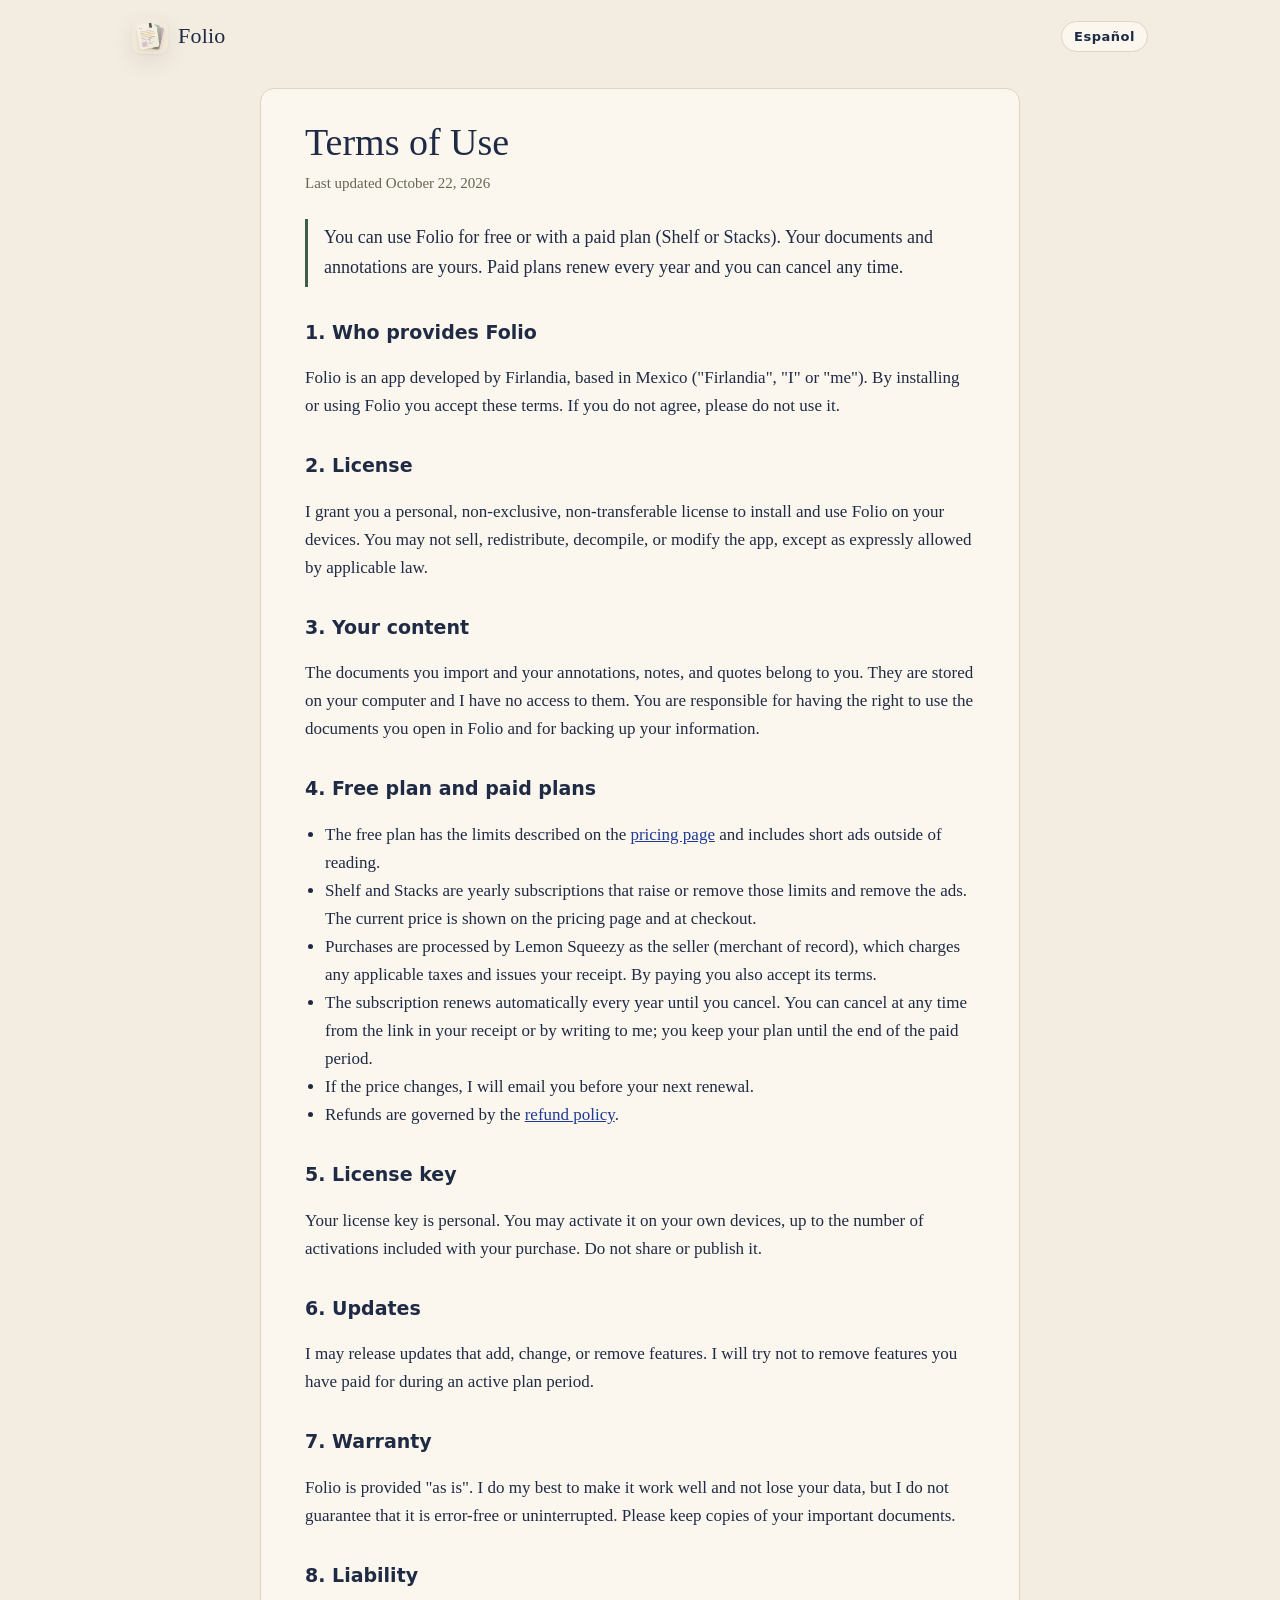
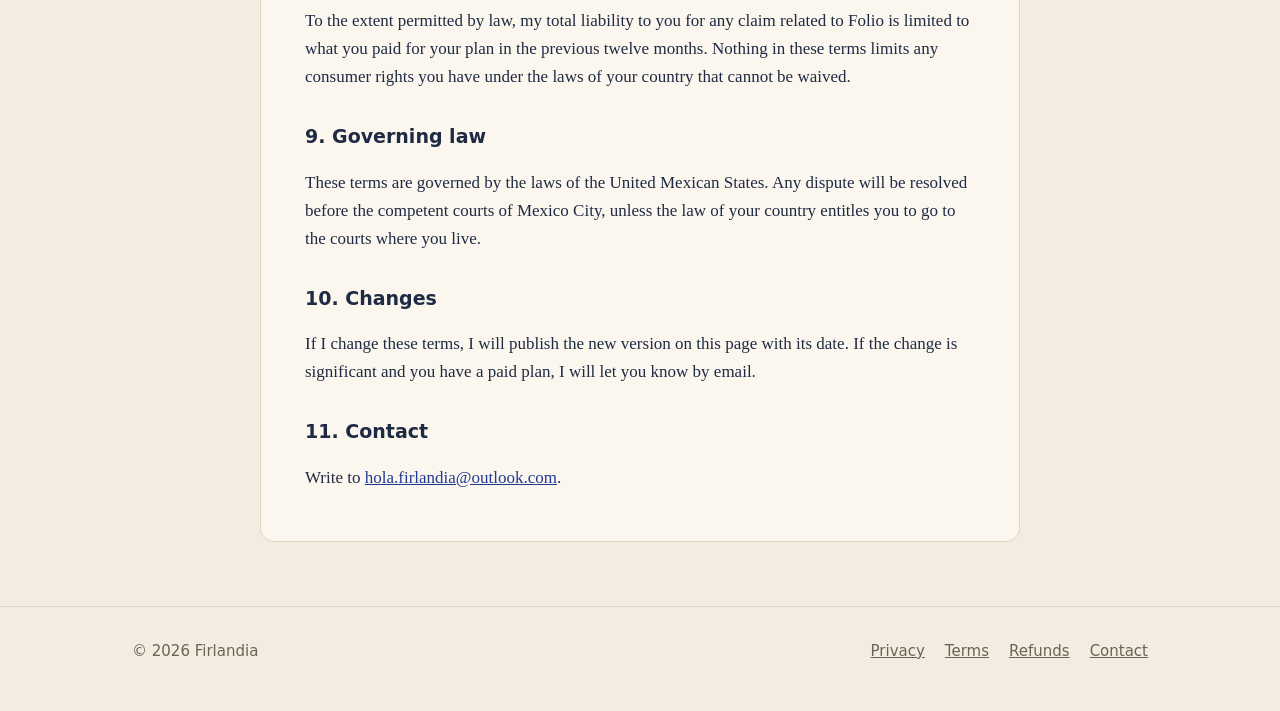
<file: terminos/index.html>
<!doctype html>
<html lang="es" data-lang="es"
      data-title-es="Folio · Términos de uso"
      data-title-en="Folio · Terms of Use">
<head>
  <meta charset="utf-8">
  <meta name="viewport" content="width=device-width, initial-scale=1">
  <title>Folio · Términos de uso</title>
  <link rel="icon" type="image/png" href="../assets/favicon.png">
  <link rel="apple-touch-icon" href="../assets/apple-touch-icon.png">
  <link rel="stylesheet" href="../assets/site.css">
  <script src="../assets/site.js"></script>
</head>
<body>
<header class="wrap top">
  <a class="brand" href="../"><img src="../assets/icon-256.png" alt="" width="36" height="36"><span>Folio</span></a>
  <nav>
    <button class="langbtn" type="button" data-switch-lang>
      <span lang="es" aria-label="Switch to English">English</span>
      <span lang="en" aria-label="Cambiar a español">Español</span>
    </button>
  </nav>
</header>

<main class="wrap">
  <div class="legal">

  <article class="card" lang="es">
    <h1>Términos de uso</h1>
    <p class="meta">Última actualización: 22 de octubre de 2026</p>

    <p class="summary">Puedes usar Folio gratis o con un plan de pago (Shelf o Stacks). Tus documentos y anotaciones son tuyos. Los planes de pago se renuevan cada año y los puedes cancelar cuando quieras.</p>

    <h2>1. Quién ofrece Folio</h2>
    <p>Folio es una app desarrollada por Firlandia, con domicilio en México («Firlandia», «yo»). Al instalar o usar Folio aceptas estos términos. Si no estás de acuerdo, no la uses.</p>

    <h2>2. Licencia de uso</h2>
    <p>Te doy una licencia personal, no exclusiva e intransferible para instalar y usar Folio en tus dispositivos. No puedes vender, redistribuir, descompilar ni modificar la app, salvo en lo que la ley aplicable te lo permita expresamente.</p>

    <h2>3. Tu contenido</h2>
    <p>Los documentos que importas, tus anotaciones, notas y citas son tuyos. Se guardan en tu computadora y yo no tengo acceso a ellos. Eres responsable de tener derecho a usar los documentos que abres en Folio y de respaldar tu información.</p>

    <h2>4. Plan gratuito y planes de pago</h2>
    <ul>
      <li>El plan gratuito tiene los límites descritos en la <a href="../#precios">página de precios</a> e incluye anuncios breves fuera de la lectura.</li>
      <li>Shelf y Stacks son suscripciones anuales que amplían o quitan esos límites y quitan los anuncios. El precio vigente aparece en la página de precios y al momento de pagar.</li>
      <li>La compra la procesa Lemon Squeezy como vendedor (<i>merchant of record</i>), que cobra los impuestos que correspondan y emite tu comprobante. Al pagar aceptas también sus términos.</li>
      <li>La suscripción se renueva automáticamente cada año hasta que la canceles. Puedes cancelar en cualquier momento desde el enlace de tu recibo o escribiéndome; conservarás tu plan hasta el final del periodo pagado.</li>
      <li>Si cambia el precio, te avisaré por correo antes de tu siguiente renovación.</li>
      <li>Los reembolsos se rigen por la <a href="../reembolsos/">política de reembolsos</a>.</li>
    </ul>

    <h2>5. Clave de licencia</h2>
    <p>Tu clave de licencia es personal. Puedes activarla en tus propios dispositivos, dentro del número de activaciones que indique tu compra. No debes compartirla ni publicarla.</p>

    <h2>6. Actualizaciones</h2>
    <p>Puedo publicar actualizaciones que agreguen, cambien o quiten funciones. Procuraré no quitar funciones que hayas pagado durante un periodo vigente de tu plan.</p>

    <h2>7. Garantía</h2>
    <p>Folio se ofrece «tal cual». Hago lo posible para que funcione bien y para no perder tus datos, pero no garantizo que esté libre de errores ni que funcione sin interrupciones. Te recomiendo conservar copias de tus documentos importantes.</p>

    <h2>8. Responsabilidad</h2>
    <p>En la medida en que la ley lo permita, mi responsabilidad total frente a ti por cualquier reclamación relacionada con Folio se limita a lo que pagaste por tu plan en los doce meses anteriores. Nada en estos términos limita los derechos que te otorguen las leyes de protección al consumidor de tu país y que no puedan renunciarse.</p>

    <h2>9. Ley aplicable</h2>
    <p>Estos términos se rigen por las leyes de los Estados Unidos Mexicanos. Cualquier controversia se resolverá ante los tribunales competentes de la Ciudad de México, salvo que la ley de tu país te dé derecho a acudir a los tribunales de tu domicilio.</p>

    <h2>10. Cambios</h2>
    <p>Si cambio estos términos, publicaré la nueva versión en esta página con su fecha. Si el cambio es importante y tienes un plan de pago, te avisaré por correo.</p>

    <h2>11. Contacto</h2>
    <p>Escribe a <a href="mailto:hola.firlandia@outlook.com">hola.firlandia@outlook.com</a>.</p>
  </article>

  <article class="card" lang="en">
    <h1>Terms of Use</h1>
    <p class="meta">Last updated October 22, 2026</p>

    <p class="summary">You can use Folio for free or with a paid plan (Shelf or Stacks). Your documents and annotations are yours. Paid plans renew every year and you can cancel any time.</p>

    <h2>1. Who provides Folio</h2>
    <p>Folio is an app developed by Firlandia, based in Mexico ("Firlandia", "I" or "me"). By installing or using Folio you accept these terms. If you do not agree, please do not use it.</p>

    <h2>2. License</h2>
    <p>I grant you a personal, non-exclusive, non-transferable license to install and use Folio on your devices. You may not sell, redistribute, decompile, or modify the app, except as expressly allowed by applicable law.</p>

    <h2>3. Your content</h2>
    <p>The documents you import and your annotations, notes, and quotes belong to you. They are stored on your computer and I have no access to them. You are responsible for having the right to use the documents you open in Folio and for backing up your information.</p>

    <h2>4. Free plan and paid plans</h2>
    <ul>
      <li>The free plan has the limits described on the <a href="../#precios">pricing page</a> and includes short ads outside of reading.</li>
      <li>Shelf and Stacks are yearly subscriptions that raise or remove those limits and remove the ads. The current price is shown on the pricing page and at checkout.</li>
      <li>Purchases are processed by Lemon Squeezy as the seller (merchant of record), which charges any applicable taxes and issues your receipt. By paying you also accept its terms.</li>
      <li>The subscription renews automatically every year until you cancel. You can cancel at any time from the link in your receipt or by writing to me; you keep your plan until the end of the paid period.</li>
      <li>If the price changes, I will email you before your next renewal.</li>
      <li>Refunds are governed by the <a href="../reembolsos/">refund policy</a>.</li>
    </ul>

    <h2>5. License key</h2>
    <p>Your license key is personal. You may activate it on your own devices, up to the number of activations included with your purchase. Do not share or publish it.</p>

    <h2>6. Updates</h2>
    <p>I may release updates that add, change, or remove features. I will try not to remove features you have paid for during an active plan period.</p>

    <h2>7. Warranty</h2>
    <p>Folio is provided "as is". I do my best to make it work well and not lose your data, but I do not guarantee that it is error-free or uninterrupted. Please keep copies of your important documents.</p>

    <h2>8. Liability</h2>
    <p>To the extent permitted by law, my total liability to you for any claim related to Folio is limited to what you paid for your plan in the previous twelve months. Nothing in these terms limits any consumer rights you have under the laws of your country that cannot be waived.</p>

    <h2>9. Governing law</h2>
    <p>These terms are governed by the laws of the United Mexican States. Any dispute will be resolved before the competent courts of Mexico City, unless the law of your country entitles you to go to the courts where you live.</p>

    <h2>10. Changes</h2>
    <p>If I change these terms, I will publish the new version on this page with its date. If the change is significant and you have a paid plan, I will let you know by email.</p>

    <h2>11. Contact</h2>
    <p>Write to <a href="mailto:hola.firlandia@outlook.com">hola.firlandia@outlook.com</a>.</p>
  </article>

  </div>
</main>

<footer>
  <div class="wrap foot">
    <span>© <span data-year>2026</span> Firlandia</span>
    <nav>
      <a href="../privacidad/"><span lang="es">Privacidad</span><span lang="en">Privacy</span></a>
      <a href="../terminos/"><span lang="es">Términos</span><span lang="en">Terms</span></a>
      <a href="../reembolsos/"><span lang="es">Reembolsos</span><span lang="en">Refunds</span></a>
      <a href="mailto:hola.firlandia@outlook.com"><span lang="es">Contacto</span><span lang="en">Contact</span></a>
    </nav>
  </div>
</footer>
</body>
</html>
</file>
<file: assets/site.css>
/* Folio — sitio web. Mismos colores que la app. */
:root {
  --sand: #F3ECE0;
  --paper: #FBF7EE;
  --ink: #1F2A44;
  --muted: #6B6455;
  --line: #DDD4C4;
  --accent: #1F3A93;
  --ribbon: #3E5E48;
  --hl-yellow: #FFF27A;
  --hl-pink: #FFB8D2;
  --hl-blue: #A9DDF5;
  --hl-green: #B9EBA6;
  --note: #F6E7A6;
  --sage: #C9D6C3;
  --lavender: #D9D2EC;
  --shadow: 0 1px 2px rgba(31, 42, 68, .06), 0 8px 24px rgba(31, 42, 68, .08);
  --serif: "Iowan Old Style", "Palatino Linotype", Palatino, Georgia, "Times New Roman", serif;
  --sans: system-ui, -apple-system, "Segoe UI", Roboto, "Helvetica Neue", Arial, sans-serif;
  color-scheme: light;
}
@media (prefers-color-scheme: dark) {
  :root {
    --sand: #171A22;
    --paper: #1F2330;
    --ink: #ECE6DA;
    --muted: #A9A291;
    --line: #343A4A;
    --accent: #9DB2F2;
    --ribbon: #8DB59A;
    --shadow: 0 1px 2px rgba(0, 0, 0, .3), 0 8px 24px rgba(0, 0, 0, .3);
    color-scheme: dark;
  }
}

/* Idioma: sólo se muestra el elegido. */
html[data-lang="es"] [lang="en"]:not(html),
html[data-lang="en"] [lang="es"]:not(html) { display: none !important; }

* { box-sizing: border-box; }
html { -webkit-text-size-adjust: 100%; }
body {
  margin: 0;
  background: var(--sand);
  color: var(--ink);
  font: 17px/1.6 var(--sans);
  overflow-x: hidden;
}
a { color: var(--accent); }
img { max-width: 100%; display: block; }
.wrap { max-width: 1080px; margin: 0 auto; padding: 0 16px; }
@media (min-width: 700px) { .wrap { padding: 0 32px; } }

/* Encabezado */
.top {
  display: flex; align-items: center; justify-content: space-between; gap: 12px;
  padding-top: 18px; padding-bottom: 18px;
}
.brand { display: flex; align-items: center; gap: 10px; text-decoration: none; color: var(--ink); }
.brand img { width: 36px; height: 36px; border-radius: 9px; box-shadow: var(--shadow); }
.brand span { font-family: var(--serif); font-size: 22px; letter-spacing: .01em; }
.top nav { display: flex; align-items: center; gap: 18px; font-size: 15px; }
.top nav a { color: var(--ink); text-decoration: none; opacity: .8; }
.top nav a:hover { opacity: 1; text-decoration: underline; }
.navlinks { display: none; gap: 18px; }
@media (min-width: 700px) { .navlinks { display: flex; } }
.langbtn {
  font: 600 13px/1 var(--sans); letter-spacing: .04em;
  border: 1px solid var(--line); background: var(--paper); color: var(--ink);
  border-radius: 999px; padding: 8px 12px; cursor: pointer;
}
.langbtn:hover { border-color: var(--ink); }

/* Portada */
.hero { display: grid; gap: 40px; align-items: center; padding-top: 32px; padding-bottom: 72px; }
@media (min-width: 900px) { .hero { grid-template-columns: 1.05fr .95fr; padding-top: 56px; padding-bottom: 96px; } }
.eyebrow { font: 600 13px/1 var(--sans); letter-spacing: .12em; text-transform: uppercase; color: var(--ribbon); margin: 0 0 18px; }
.hero h1 { font-family: var(--serif); font-weight: 400; font-size: clamp(40px, 7vw, 68px); line-height: 1.04; margin: 0 0 18px; letter-spacing: -.01em; }
.hero h1 em { font-style: italic; }
.lede { font-size: 19px; color: var(--muted); max-width: 34em; margin: 0 0 28px; }
.ctas { display: flex; flex-wrap: wrap; gap: 12px; align-items: center; }
.btn {
  display: inline-flex; align-items: center; gap: 8px;
  font: 600 16px/1 var(--sans); text-decoration: none;
  padding: 14px 20px; border-radius: 12px; border: 1px solid transparent;
}
.btn-primary { background: var(--ink); color: var(--sand); }
.btn-primary:hover { opacity: .9; }
.btn-ghost { border-color: var(--line); color: var(--ink); background: transparent; }
.btn-ghost:hover { border-color: var(--ink); }
.btn[aria-disabled="true"] { cursor: default; }
.soon { font-size: 14px; color: var(--muted); }

/* Ilustración: hoja con resaltados, listón y nota */
.sheet-stage { position: relative; max-width: 440px; margin: 0 auto; width: 100%; padding: 12px 8px 48px; }
.sheet-back { position: absolute; inset: 22px 30px 18px 0; border-radius: 10px; transform: rotate(-5deg); }
.sheet-back.s1 { background: var(--lavender); }
.sheet-back.s2 { background: var(--sage); transform: rotate(4deg); inset: 18px 0 22px 34px; }
.sheet {
  position: relative; background: #FBF7EE; color: #1F2A44;
  border-radius: 10px; box-shadow: var(--shadow);
  padding: 38px 30px 34px; font-family: var(--serif); font-size: 15px; line-height: 1.75;
}
.sheet .h { font-size: 12px; letter-spacing: .12em; text-transform: uppercase; color: #6B6455; font-family: var(--sans); margin: 0 0 10px; }
.sheet p { margin: 0 0 12px; }
.sheet mark { color: inherit; padding: 1px 0; border-radius: 2px; }
.mk-y { background: var(--hl-yellow); }
.mk-p { background: var(--hl-pink); }
.mk-b { background: var(--hl-blue); }
.ribbon {
  position: absolute; top: -6px; right: 34px; width: 18px; height: 70px; background: #3E5E48;
  clip-path: polygon(0 0, 100% 0, 100% 100%, 50% 82%, 0 100%);
}
.sticky {
  position: absolute; right: -10px; bottom: -34px; width: 132px; padding: 12px 12px 14px;
  background: var(--note); color: #1F2A44; font: 13px/1.4 var(--sans);
  transform: rotate(3deg); box-shadow: 0 6px 14px rgba(31,42,68,.16); border-radius: 3px;
}
.margin-arrow { position: absolute; left: -2px; top: 150px; width: 34px; color: #B0305A; }
.pagepill {
  position: absolute; left: 24px; bottom: -14px;
  background: #1F2A44; color: #F3ECE0; font: 600 12px/1 var(--sans);
  padding: 8px 12px; border-radius: 999px; white-space: nowrap;
}
@media (max-width: 420px) { .sticky { right: 0; width: 112px; } }

/* Secciones */
section { padding: 64px 0; border-top: 1px solid var(--line); }
.sec-head { max-width: 40em; margin: 0 0 36px; }
.sec-head h2 { font-family: var(--serif); font-weight: 400; font-size: clamp(30px, 4.5vw, 42px); line-height: 1.12; margin: 0 0 10px; }
.sec-head p { color: var(--muted); margin: 0; font-size: 18px; }

.features { display: grid; gap: 16px; grid-template-columns: 1fr; }
@media (min-width: 640px) { .features { grid-template-columns: 1fr 1fr; } }
@media (min-width: 960px) { .features { grid-template-columns: 1fr 1fr 1fr; } }
.feature { background: var(--paper); border: 1px solid var(--line); border-radius: 14px; padding: 24px; }
.feature .ic { width: 40px; height: 40px; border-radius: 10px; display: grid; place-items: center; margin: 0 0 16px; }
.feature .ic svg { width: 22px; height: 22px; }
.feature h3 { font-size: 18px; margin: 0 0 6px; }
.feature p { margin: 0; color: var(--muted); font-size: 16px; }
.ic-y { background: var(--hl-yellow); color: #1F2A44; }
.ic-p { background: var(--hl-pink); color: #1F2A44; }
.ic-b { background: var(--hl-blue); color: #1F2A44; }
.ic-g { background: var(--hl-green); color: #1F2A44; }
.ic-l { background: var(--lavender); color: #1F2A44; }
.ic-s { background: var(--sage); color: #1F2A44; }

/* Cita de ejemplo */
.cite-demo { display: grid; gap: 16px; }
@media (min-width: 860px) { .cite-demo { grid-template-columns: 1fr 1fr; align-items: start; } }
.quote-card { background: var(--paper); border: 1px solid var(--line); border-left: 4px solid var(--hl-yellow); border-radius: 12px; padding: 22px 24px; }
.quote-card blockquote { margin: 0 0 12px; font-family: var(--serif); font-size: 20px; line-height: 1.5; }
.quote-card .src { font-size: 14px; color: var(--muted); margin: 0; }
.formats { background: var(--paper); border: 1px solid var(--line); border-radius: 12px; padding: 8px 0; }
.fmt { padding: 14px 24px; border-bottom: 1px solid var(--line); }
.fmt:last-child { border-bottom: 0; }
.fmt b { display: block; font-size: 12px; letter-spacing: .1em; text-transform: uppercase; color: var(--ribbon); margin: 0 0 4px; }
.fmt span { font-family: var(--serif); font-size: 16px; overflow-wrap: anywhere; }

/* Plataformas */
.platforms { display: grid; gap: 16px; }
@media (min-width: 760px) { .platforms { grid-template-columns: 1fr 1fr; } }
.platform { background: var(--paper); border: 1px solid var(--line); border-radius: 14px; padding: 24px; display: flex; gap: 16px; align-items: flex-start; }
.platform svg { width: 32px; height: 32px; flex: none; color: var(--ink); }
.platform h3 { margin: 0 0 4px; font-size: 18px; }
.platform p { margin: 0; color: var(--muted); font-size: 16px; }
.tag { display: inline-block; font: 600 12px/1 var(--sans); padding: 6px 9px; border-radius: 999px; background: var(--sand); border: 1px solid var(--line); margin: 10px 0 0; color: var(--ink); }

/* Precios */
.plans { display: grid; gap: 16px; }
@media (min-width: 900px) { .plans { grid-template-columns: 1fr 1fr 1fr; } }
.plan { background: var(--paper); border: 1px solid var(--line); border-radius: 16px; padding: 28px; display: flex; flex-direction: column; }
.plan.premium { border: 2px solid var(--ink); }
.plan h3 { margin: 0; font-size: 20px; }
.price { font-family: var(--serif); font-size: 46px; line-height: 1; margin: 14px 0 4px; }
.price small { font-family: var(--sans); font-size: 16px; color: var(--muted); }
.plan .sub { color: var(--muted); margin: 0 0 18px; font-size: 15px; }
.plan ul { list-style: none; padding: 0; margin: 0 0 8px; }
.plan li { padding: 8px 0 8px 28px; position: relative; border-top: 1px solid var(--line); font-size: 16px; }
.plan li::before { content: ""; position: absolute; left: 2px; top: 13px; width: 14px; height: 8px; border-left: 2px solid var(--ribbon); border-bottom: 2px solid var(--ribbon); transform: rotate(-45deg); }
.plan .fine { margin-top: auto; padding-top: 16px; font-size: 14px; color: var(--muted); }
.price-note { font-size: 14px; color: var(--muted); margin: 18px 0 0; }

/* Preguntas */
.faq { max-width: 760px; }
.faq details { border-top: 1px solid var(--line); padding: 16px 0; }
.faq details:last-child { border-bottom: 1px solid var(--line); }
.faq summary { cursor: pointer; font-weight: 600; font-size: 18px; list-style: none; display: flex; justify-content: space-between; gap: 16px; }
.faq summary::-webkit-details-marker { display: none; }
.faq summary::after { content: "+"; font-weight: 400; color: var(--muted); }
.faq details[open] summary::after { content: "–"; }
.faq details p { margin: 10px 0 0; color: var(--muted); }

/* Pie */
footer { border-top: 1px solid var(--line); padding: 32px 0 48px; font-size: 15px; color: var(--muted); }
.foot { display: flex; flex-wrap: wrap; gap: 12px 28px; justify-content: space-between; align-items: center; }
.foot nav { display: flex; flex-wrap: wrap; gap: 8px 20px; }
.foot a { color: var(--muted); }
.foot a:hover { color: var(--ink); }

/* Páginas legales */
.legal { max-width: 760px; margin: 0 auto; padding: 16px 0 64px; }
.legal .card { background: var(--paper); border: 1px solid var(--line); border-radius: 14px; padding: 32px clamp(18px, 5vw, 44px); }
.legal h1 { font-family: var(--serif); font-weight: 400; font-size: clamp(30px, 5vw, 38px); line-height: 1.15; margin: 0 0 6px; }
.legal h2 { font-size: 19px; margin: 30px 0 6px; }
.legal .meta { color: var(--muted); font-size: 15px; margin: 0; }
.legal .summary { border-left: 3px solid var(--ribbon); padding: 4px 0 4px 16px; margin: 24px 0 8px; font-family: var(--serif); font-size: 18px; }
.legal p, .legal li { font-family: var(--serif); font-size: 17px; line-height: 1.65; }
.legal ul { padding-left: 20px; }
.legal code { font-size: 14px; background: var(--sand); padding: 1px 5px; border-radius: 4px; overflow-wrap: anywhere; }
.back { display: inline-block; margin: 0 0 16px; font-size: 15px; text-decoration: none; }
.back:hover { text-decoration: underline; }
.plan-buy { margin-top: auto; justify-content: center; width: 100%; }
.plan ul + .plan-buy { margin-top: auto; }
.plan .plan-buy + .fine { margin-top: 0; padding-top: 10px; }
.plan ul:has(+ .plan-buy) { margin-bottom: 24px; }
</file>
